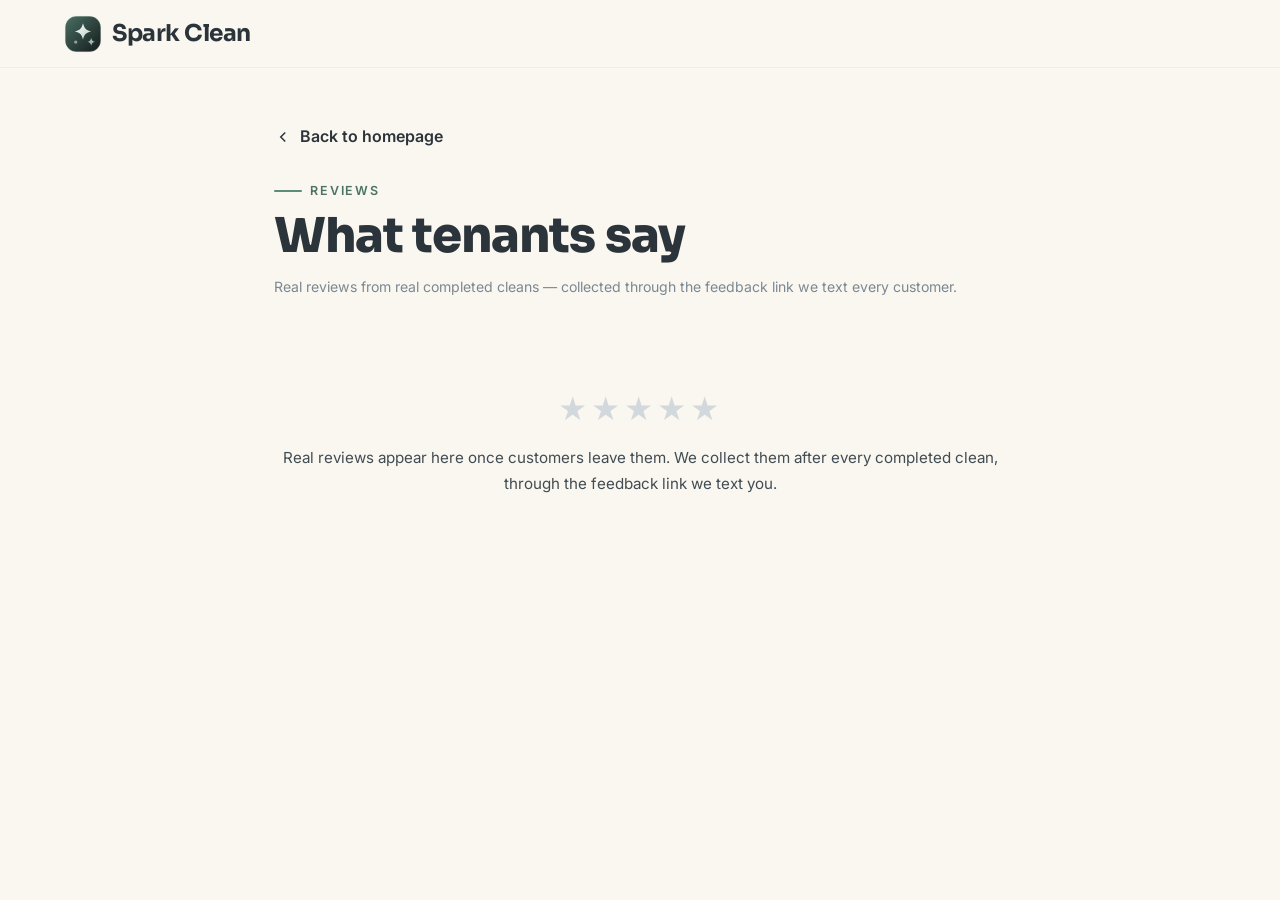
<file: reviews.html>
<!DOCTYPE html>
<html lang="en-AU">
<head>
<meta charset="UTF-8">
<meta name="viewport" content="width=device-width, initial-scale=1.0, viewport-fit=cover">
<link rel="icon" href="favicon.svg" type="image/svg+xml">
<title>Reviews — Spark Clean</title>
<meta name="description" content="Real reviews from Spark Clean customers in Melbourne — end of lease and office cleaning.">
<link href="https://fonts.googleapis.com/css2?family=Sora:wght@600;700;800&family=Inter:wght@400;500;600;700&display=swap" rel="stylesheet">
<link rel="stylesheet" href="css/style.css">
<script>document.documentElement.classList.add('js-ready');</script>
</head>
<body>

<header class="site-header">
  <div class="container">
    <a href="index.html" class="logo">
      <svg class="logo-mark" viewBox="0 0 44 44" fill="none" aria-hidden="true">
        <defs>
          <linearGradient id="scTile" x1="0" y1="0" x2="44" y2="44" gradientUnits="userSpaceOnUse">
            <stop stop-color="#4C7365"/><stop offset="1" stop-color="#12171A"/>
          </linearGradient>
          <linearGradient id="scSpark" x1="12" y1="8" x2="34" y2="34" gradientUnits="userSpaceOnUse">
            <stop stop-color="#FFFFFF"/><stop offset="1" stop-color="#AEC6BB"/>
          </linearGradient>
        </defs>
        <rect x="1.5" y="1.5" width="41" height="41" rx="13" fill="url(#scTile)"/>
        <rect x="1.5" y="1.5" width="41" height="41" rx="13" stroke="#AEC6BB" stroke-opacity=".28" stroke-width="1"/>
        <path d="M22 9.5c1.6 6.2 3.3 7.9 9.5 9.5-6.2 1.6-7.9 3.3-9.5 9.5-1.6-6.2-3.3-7.9-9.5-9.5 6.2-1.6 7.9-3.3 9.5-9.5Z" fill="url(#scSpark)"/>
        <path d="M31.5 26.5c.8 3 1.6 3.8 4.6 4.6-3 .8-3.8 1.6-4.6 4.6-.8-3-1.6-3.8-4.6-4.6 3-.8 3.8-1.6 4.6-4.6Z" fill="#AEC6BB" fill-opacity=".92"/>
        <circle cx="13.6" cy="31.4" r="1.9" fill="#AEC6BB" fill-opacity=".75"/>
      </svg>
      <span>Spark Clean</span>
    </a>
  </div>
</header>

<main class="legal-wrap">
  <a href="index.html" class="back-link">
    <svg viewBox="0 0 24 24" fill="none" stroke="currentColor" stroke-width="2" aria-hidden="true"><path d="M15 18l-6-6 6-6"/></svg>
    Back to homepage
  </a>

  <span class="eyebrow">Reviews</span>
  <h1 style="margin-top:10px">What tenants say</h1>
  <p class="updated">Real reviews from real completed cleans — collected through the feedback link we text every customer.</p>

  <div class="reviews-empty" id="reviewsEmpty">
    <div class="stars-empty">★★★★★</div>
    <p>Real reviews appear here once customers leave them. We collect them after every completed clean, through the feedback link we text you.</p>
  </div>
  <div id="allReviewsMount" hidden></div>
</main>

<script src="js/config.js"></script>
<script src="js/reviews.js"></script>
</body>
</html>
</file>
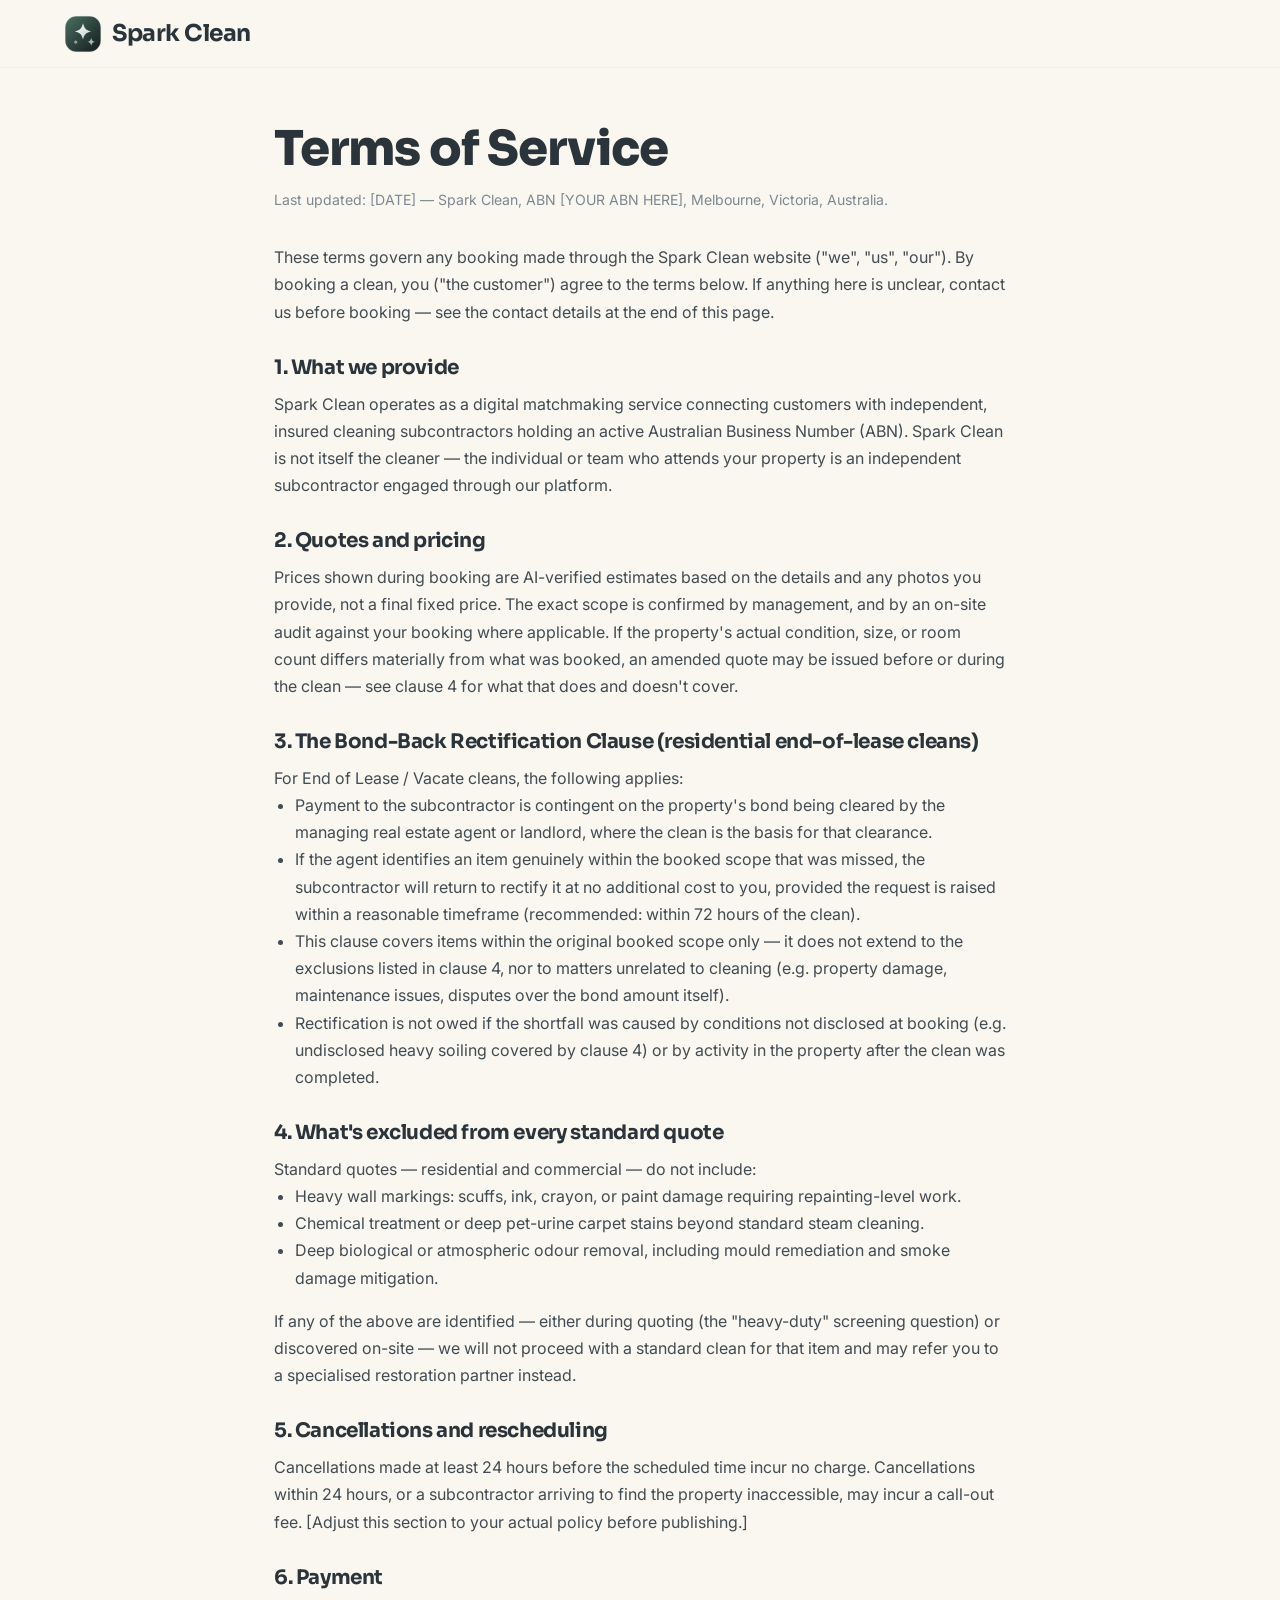
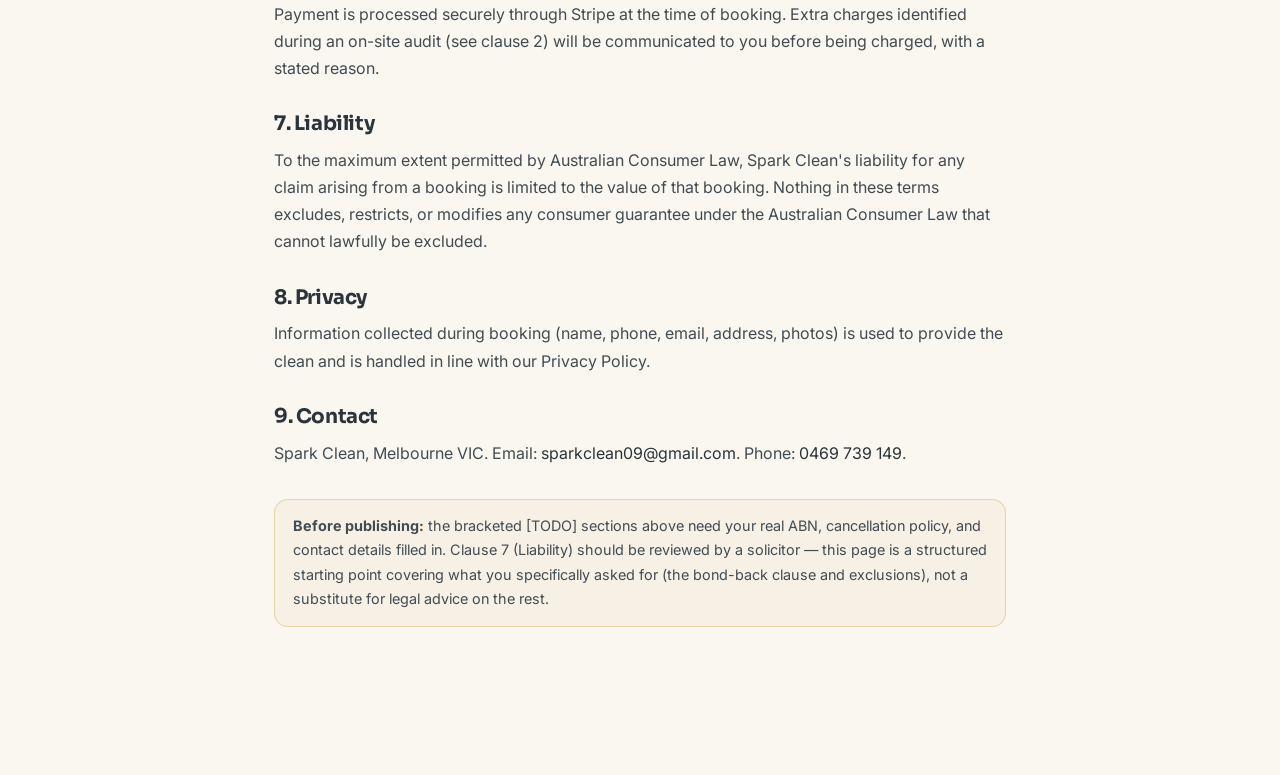
<file: terms.html>
<!DOCTYPE html>
<html lang="en-AU">
<head>
<meta charset="UTF-8">
<meta name="viewport" content="width=device-width, initial-scale=1.0, viewport-fit=cover">
<link rel="icon" href="favicon.svg" type="image/svg+xml">
<title>Terms of Service — Spark Clean</title>
<link href="https://fonts.googleapis.com/css2?family=Sora:wght@600;700;800&family=Inter:wght@400;500;600;700&display=swap" rel="stylesheet">
<link rel="stylesheet" href="css/style.css">
<script>document.documentElement.classList.add('js-ready');</script>
</head>
<body>

<header class="site-header">
  <div class="container">
    <a href="index.html" class="logo">
      <svg class="logo-mark" viewBox="0 0 44 44" fill="none" aria-hidden="true">
        <defs>
          <linearGradient id="scTile" x1="0" y1="0" x2="44" y2="44" gradientUnits="userSpaceOnUse">
            <stop stop-color="#4C7365"/><stop offset="1" stop-color="#12171A"/>
          </linearGradient>
          <linearGradient id="scSpark" x1="12" y1="8" x2="34" y2="34" gradientUnits="userSpaceOnUse">
            <stop stop-color="#FFFFFF"/><stop offset="1" stop-color="#AEC6BB"/>
          </linearGradient>
        </defs>
        <rect x="1.5" y="1.5" width="41" height="41" rx="13" fill="url(#scTile)"/>
        <rect x="1.5" y="1.5" width="41" height="41" rx="13" stroke="#AEC6BB" stroke-opacity=".28" stroke-width="1"/>
        <path d="M22 9.5c1.6 6.2 3.3 7.9 9.5 9.5-6.2 1.6-7.9 3.3-9.5 9.5-1.6-6.2-3.3-7.9-9.5-9.5 6.2-1.6 7.9-3.3 9.5-9.5Z" fill="url(#scSpark)"/>
        <path d="M31.5 26.5c.8 3 1.6 3.8 4.6 4.6-3 .8-3.8 1.6-4.6 4.6-.8-3-1.6-3.8-4.6-4.6 3-.8 3.8-1.6 4.6-4.6Z" fill="#AEC6BB" fill-opacity=".92"/>
        <circle cx="13.6" cy="31.4" r="1.9" fill="#AEC6BB" fill-opacity=".75"/>
      </svg>
      <span>Spark Clean</span>
    </a>
  </div>
</header>

<main class="legal-wrap">
  <h1>Terms of Service</h1>
  <p class="updated">
    <!-- TODO: keep this date updated whenever the terms change -->
    Last updated: [DATE] — Spark Clean, ABN [YOUR ABN HERE], Melbourne, Victoria, Australia.
  </p>

  <p>
    These terms govern any booking made through the Spark Clean website
    ("we", "us", "our"). By booking a clean, you ("the customer") agree to
    the terms below. If anything here is unclear, contact us before booking
    — see the contact details at the end of this page.
  </p>

  <h2>1. What we provide</h2>
  <p>
    Spark Clean operates as a digital matchmaking service connecting
    customers with independent, insured cleaning subcontractors holding an
    active Australian Business Number (ABN). Spark Clean is not itself the
    cleaner — the individual or team who attends your property is an
    independent subcontractor engaged through our platform.
  </p>

  <h2>2. Quotes and pricing</h2>
  <p>
    Prices shown during booking are AI-verified estimates based on the
    details and any photos you provide, not a final fixed price. The exact
    scope is confirmed by management, and by an on-site audit against your
    booking where applicable. If the property's actual condition, size, or
    room count differs materially from what was booked, an amended
    quote may be issued before or during the clean — see clause 4 for what
    that does and doesn't cover.
  </p>

  <h2>3. The Bond-Back Rectification Clause (residential end-of-lease cleans)</h2>
  <p>
    For End of Lease / Vacate cleans, the following applies:
  </p>
  <ul>
    <li>Payment to the subcontractor is contingent on the property's bond
        being cleared by the managing real estate agent or landlord, where
        the clean is the basis for that clearance.</li>
    <li>If the agent identifies an item genuinely within the booked scope
        that was missed, the subcontractor will return to rectify it at no
        additional cost to you, provided the request is raised within a
        reasonable timeframe (recommended: within 72 hours of the clean).</li>
    <li>This clause covers items within the original booked scope only —
        it does not extend to the exclusions listed in clause 4, nor to
        matters unrelated to cleaning (e.g. property damage, maintenance
        issues, disputes over the bond amount itself).</li>
    <li>Rectification is not owed if the shortfall was caused by conditions
        not disclosed at booking (e.g. undisclosed heavy soiling covered by
        clause 4) or by activity in the property after the clean was
        completed.</li>
  </ul>

  <h2>4. What's excluded from every standard quote</h2>
  <p>
    Standard quotes — residential and commercial — do not include:
  </p>
  <ul>
    <li>Heavy wall markings: scuffs, ink, crayon, or paint damage requiring
        repainting-level work.</li>
    <li>Chemical treatment or deep pet-urine carpet stains beyond standard
        steam cleaning.</li>
    <li>Deep biological or atmospheric odour removal, including mould
        remediation and smoke damage mitigation.</li>
  </ul>
  <p>
    If any of the above are identified — either during quoting (the
    "heavy-duty" screening question) or discovered on-site — we will not
    proceed with a standard clean for that item and may refer you to a
    specialised restoration partner instead.
  </p>

  <h2>5. Cancellations and rescheduling</h2>
  <p>
    <!-- TODO: fill in your actual policy, e.g.: -->
    Cancellations made at least 24 hours before the scheduled time incur no
    charge. Cancellations within 24 hours, or a subcontractor arriving to
    find the property inaccessible, may incur a call-out fee. [Adjust this
    section to your actual policy before publishing.]
  </p>

  <h2>6. Payment</h2>
  <p>
    Payment is processed securely through Stripe at the time of booking.
    Extra charges identified during an on-site audit (see clause 2) will be
    communicated to you before being charged, with a stated reason.
  </p>

  <h2>7. Liability</h2>
  <p>
    <!-- TODO: have this clause reviewed by a solicitor before publishing —
         liability limitation clauses have specific legal requirements in
         Australia and this placeholder is not a substitute for legal advice. -->
    To the maximum extent permitted by Australian Consumer Law, Spark
    Clean's liability for any claim arising from a booking is limited to
    the value of that booking. Nothing in these terms excludes,
    restricts, or modifies any consumer guarantee under the Australian
    Consumer Law that cannot lawfully be excluded.
  </p>

  <h2>8. Privacy</h2>
  <p>
    Information collected during booking (name, phone, email, address,
    photos) is used to provide the clean and is handled in line with our
    Privacy Policy. <!-- TODO: link an actual privacy policy page once written --></p>

  <h2>9. Contact</h2>
  <p>
    Spark Clean, Melbourne VIC. Email:
    <a href="mailto:sparkclean09@gmail.com">sparkclean09@gmail.com</a>.
    Phone: <a href="tel:+61469739149">0469 739 149</a>.
  </p>

  <p class="notice notice-warn" style="margin-top:2rem;">
    <strong>Before publishing:</strong> the bracketed [TODO] sections above
    need your real ABN, cancellation policy, and contact details filled in.
    Clause 7 (Liability) should be reviewed by a solicitor — this page is a
    structured starting point covering what you specifically asked for
    (the bond-back clause and exclusions), not a substitute for legal
    advice on the rest.
  </p>
</main>

</body>
</html>
</file>
<file: css/style.css>
/* =========================================================
   SPARK CLEAN — Design System
   Premium, restrained, editorial. Deep navy/charcoal carries
   text and dark sections; cream is the page ground; one muted
   sage accent covers every button, link and highlight — it is
   the only colour in the system, so it is never diluted by a
   second competing hue.
========================================================= */

*, *::before, *::after { margin:0; padding:0; box-sizing:border-box; }

:root{
  /* Single accent hue, light → dark. Aliased below into --mint-* and
     --orange-* so every existing rule that reaches for either still
     resolves to this one restrained colour. */
  --accent-700:#3c5c50; --accent-600:#4c7365; --accent-500:#5d8a79;
  --accent-400:#84a897; --accent-300:#aec6bb; --accent-200:#d7e5df;
  --accent-100:#e9f1ed; --accent-50:#f4f8f6;

  --teal-900:#12171a; --teal-800:#1c2327; --teal-700:#2b343a;
  --teal-600:#414c53; --teal-500:#5c6870; --teal-400:#7c8891;
  --mint-600:var(--accent-600); --mint-500:var(--accent-500); --mint-400:var(--accent-400);
  --mint-300:var(--accent-300); --mint-200:var(--accent-200); --mint-100:var(--accent-100); --mint-50:var(--accent-50);
  --orange-600:var(--accent-600); --orange-500:var(--accent-500); --orange-400:var(--accent-400);
  --warn-500:#c99a3e; --err-500:#b3483c; --succ-500:var(--accent-600);
  --ink-900:#12171a; --ink-800:#1c2327; --ink-700:#2b343a; --ink-600:#414c53;
  --ink-500:#5c6870; --ink-400:#7c8891; --ink-300:#a3adb3; --ink-200:#d2d8db; --ink-100:#eceff0;
  --white:#fff; --bg-cream:#faf7f0;

  --font-display:'Sora','Inter',system-ui,sans-serif;
  --font-body:'Inter',system-ui,-apple-system,'Segoe UI',sans-serif;

  --sp-1:4px; --sp-2:8px; --sp-3:12px; --sp-4:16px; --sp-5:24px;
  --sp-6:32px; --sp-7:56px; --sp-8:80px; --sp-9:132px;
  --r-sm:10px; --r-md:14px; --r-lg:24px; --r-xl:32px; --r-full:999px;
  --sh-sm:0 2px 10px rgba(18,23,26,.05);
  --sh-md:0 14px 36px rgba(18,23,26,.08);
  --sh-lg:0 28px 74px rgba(18,23,26,.12);
  --sh-glow:0 0 44px rgba(93,138,121,.22);
  --container:1200px; --header-h:68px;
}

html{ font-size:16px; scroll-behavior:smooth; -webkit-text-size-adjust:100%; }
@media (prefers-reduced-motion: reduce){ html{ scroll-behavior:auto; } }

body{
  font-family:var(--font-body); font-size:1rem; line-height:1.6;
  color:var(--ink-700); background:var(--bg-cream);
  overflow-x:hidden; -webkit-font-smoothing:antialiased;
}
img{ max-width:100%; display:block; }
a{ color:var(--teal-700); text-decoration:none; transition:color .25s ease; }
a:hover{ color:var(--mint-600); }
[hidden]{ display:none !important; }
:focus-visible{ outline:3px solid var(--mint-500); outline-offset:3px; border-radius:4px; }

h1,h2,h3,h4{
  font-family:var(--font-display); font-weight:700;
  color:var(--teal-700); letter-spacing:-.02em; line-height:1.04;
  text-wrap:balance;
}
h1{ font-size:clamp(2.7rem,6.6vw,5.2rem); font-weight:800; }
h2{ font-size:clamp(2.1rem,4.8vw,3.6rem); }
h3{ font-size:clamp(1.3rem,2.7vw,2rem); }
h4{ font-size:clamp(1.05rem,2.2vw,1.4rem); }
p{ line-height:1.65; }

.eyebrow{
  font-family:var(--font-body); font-weight:600; font-size:.78rem;
  letter-spacing:.15em; text-transform:uppercase; color:var(--mint-600);
  display:inline-flex; align-items:center; gap:8px;
}
.eyebrow::before{
  content:''; width:28px; height:2px; background:var(--mint-500); border-radius:2px;
}

.container{ width:100%; max-width:var(--container); margin:0 auto; padding:0 var(--sp-5); }
.section{ padding:var(--sp-9) 0; }
.section-tight{ padding:var(--sp-8) 0; }
.section-header{ max-width:660px; margin-bottom:var(--sp-7); }
.section-header.center{ margin-left:auto; margin-right:auto; text-align:center; }
.text-center{ text-align:center; }
.sr-only{ position:absolute; width:1px; height:1px; padding:0; margin:-1px; overflow:hidden; clip:rect(0,0,0,0); border:0; }

/* ---------- BUTTONS ---------- */
.btn{
  display:inline-flex; align-items:center; justify-content:center; gap:8px;
  font-family:var(--font-body); font-weight:600; font-size:1rem; line-height:1;
  padding:14px 28px; border:none; border-radius:var(--r-lg);
  cursor:pointer; text-decoration:none; white-space:nowrap;
  transition:transform .2s cubic-bezier(.22,1,.36,1), box-shadow .3s ease, background .25s ease, color .25s ease, border-color .25s ease;
}
.btn:active{ transform:scale(.98); }
.btn:disabled,.btn.is-disabled{ opacity:.45; cursor:not-allowed; }
.btn:disabled:active{ transform:none; }
.btn-primary{ background:var(--accent-600); color:#fff; box-shadow:0 10px 26px rgba(76,115,101,.24); }
.btn-primary:hover:not(:disabled){ background:var(--accent-700); color:#fff; box-shadow:0 14px 34px rgba(76,115,101,.3); transform:translateY(-2px); }
.btn-primary:active:not(:disabled){ transform:translateY(0) scale(.98); }
.btn-mint{ background:var(--accent-500); color:#fff; box-shadow:0 10px 26px rgba(93,138,121,.22); }
.btn-mint:hover:not(:disabled){ background:var(--accent-600); color:#fff; box-shadow:0 14px 34px rgba(93,138,121,.28); transform:translateY(-2px); }
.btn-mint:active:not(:disabled){ transform:translateY(0) scale(.98); }
.btn-ghost{ background:transparent; color:var(--teal-700); border:1px solid var(--ink-200); }
.btn-ghost:hover:not(:disabled){ border-color:var(--mint-500); color:var(--mint-600); background:var(--mint-50); }
.btn-lg{ padding:18px 40px; font-size:1.1rem; }
.btn-sm{ padding:12px 20px; font-size:.9rem; }
.btn-block{ width:100%; }

/* ---------- HEADER ---------- */
.site-header{
  position:sticky; top:0; z-index:1000; height:var(--header-h);
  display:flex; align-items:center;
  background:rgba(250,247,240,.86);
  backdrop-filter:saturate(160%) blur(14px);
  -webkit-backdrop-filter:saturate(160%) blur(14px);
  border-bottom:1px solid var(--ink-100);
}
.site-header .container{ display:flex; align-items:center; justify-content:space-between; gap:var(--sp-4); }
.logo{
  display:flex; align-items:center; gap:10px;
  font-family:var(--font-display); font-weight:700; font-size:1.45rem;
  color:var(--teal-700); letter-spacing:-.02em; white-space:nowrap;
}
.logo:hover{ color:var(--teal-700); }
.logo-mark{ width:38px; height:38px; flex-shrink:0; }
.nav-links{ display:flex; align-items:center; gap:var(--sp-5); list-style:none; }
.nav-links a{ color:var(--ink-600); font-weight:500; font-size:.95rem; position:relative; padding:4px 0; }
.nav-links a::after{
  content:''; position:absolute; bottom:0; left:0; width:0; height:2px;
  background:var(--mint-500); border-radius:2px; transition:width .3s ease;
}
.nav-links a:hover{ color:var(--teal-700); }
.nav-links a:hover::after{ width:100%; }
.header-actions{ display:flex; align-items:center; gap:var(--sp-3); }
.menu-toggle{ display:none; background:none; border:none; cursor:pointer; padding:8px; }
.menu-toggle span{ display:block; width:24px; height:2px; background:var(--teal-700); border-radius:2px; margin:5px 0; }
@media (max-width:820px){
  .nav-links{
    display:none; position:absolute; top:var(--header-h); left:0; right:0;
    background:#fff; flex-direction:column; padding:var(--sp-4) var(--sp-5);
    border-bottom:1px solid var(--ink-100); box-shadow:var(--sh-md);
  }
  .nav-links.is-open{ display:flex; }
  .nav-links a{ padding:12px 0; }
  .menu-toggle{ display:block; }
}
@media (max-width:520px){ .logo{ font-size:1.15rem; } .logo-mark{ width:32px; height:32px; } }

/* ---------- FORM CONTROLS ---------- */
.field{ margin-bottom:var(--sp-5); }
.field-label{ display:block; font-weight:600; font-size:.9rem; color:var(--ink-700); margin-bottom:var(--sp-2); }
.field-hint{ font-size:.82rem; color:var(--ink-400); margin-top:6px; }
.field-error{ display:block; font-size:.84rem; color:var(--err-500); margin-top:6px; font-weight:500; }
.input, select.input, textarea.input{
  width:100%; padding:14px 16px; border:1px solid var(--ink-200);
  border-radius:var(--r-md); font-size:1rem; font-family:var(--font-body);
  color:var(--ink-800); background:#fff;
  transition:border-color .2s, box-shadow .2s;
}
.input:hover:not(:focus):not(:disabled),
select.input:hover:not(:focus):not(:disabled),
textarea.input:hover:not(:focus):not(:disabled){ border-color:var(--mint-300); }
.input:focus, select.input:focus, textarea.input:focus{
  outline:none; border-color:var(--mint-500); box-shadow:0 0 0 3px rgba(93,138,121,.14);
}
.input::placeholder{ color:var(--ink-300); }
textarea.input{ resize:vertical; min-height:90px; }
select.input{
  appearance:none; -webkit-appearance:none;
  background-image:url("data:image/svg+xml;charset=utf-8,%3Csvg xmlns='http://www.w3.org/2000/svg' width='12' height='8' viewBox='0 0 12 8'%3E%3Cpath d='M1 1l5 5 5-5' stroke='%235a7570' stroke-width='1.8' fill='none' stroke-linecap='round'/%3E%3C/svg%3E");
  background-repeat:no-repeat; background-position:right 16px center; padding-right:42px;
}
.grid-2{ display:grid; grid-template-columns:1fr 1fr; gap:0 var(--sp-4); }
@media (max-width:560px){ .grid-2{ grid-template-columns:1fr; } }

.toggle-group{ display:flex; gap:var(--sp-3); flex-wrap:wrap; }
.toggle-btn{
  flex:1; min-width:180px; padding:var(--sp-5);
  border:1px solid var(--ink-200); border-radius:var(--r-lg);
  background:#fff; cursor:pointer; text-align:left; font-family:inherit;
  transition:all .25s ease;
}
.toggle-btn:hover{ border-color:var(--mint-300); }
.toggle-btn.is-active{ border-color:var(--mint-500); background:var(--mint-50); box-shadow:0 0 0 3px rgba(93,138,121,.1); }
.toggle-btn h4{ margin-bottom:4px; }
.toggle-btn p{ font-size:.85rem; color:var(--ink-500); }
.toggle-btn.is-active h4{ color:var(--mint-600); }

.yesno-group{ display:flex; gap:var(--sp-3); flex-wrap:wrap; }
.yesno-btn{
  flex:1; min-width:150px; max-width:240px; padding:var(--sp-4) var(--sp-5);
  border:1px solid var(--ink-200); border-radius:var(--r-md); background:#fff;
  cursor:pointer; font-weight:600; font-size:1rem; font-family:inherit;
  color:var(--ink-600); transition:all .25s ease;
}
.yesno-btn:hover{ border-color:var(--mint-300); }
.yesno-btn[aria-pressed="true"]{ border-color:var(--mint-500); background:var(--mint-50); color:var(--mint-600); }

.stepper-row{
  display:flex; align-items:center; justify-content:space-between;
  gap:var(--sp-4); padding:var(--sp-3) 0; border-bottom:1px solid var(--ink-100);
}
.stepper-row:last-child{ border-bottom:none; }
.stepper-label{ display:flex; flex-direction:column; gap:2px; font-weight:500; color:var(--ink-700); }
.stepper-hint{ font-size:.78rem; font-weight:400; color:var(--ink-400); }
.stepper-control{
  display:flex; align-items:center; border:1px solid var(--ink-200);
  border-radius:var(--r-full); overflow:hidden; background:#fff;
}
.stepper-control:focus-within{ border-color:var(--mint-500); box-shadow:0 0 0 3px rgba(93,138,121,.12); }
.stepper-btn{
  width:42px; height:42px; border:none; background:transparent;
  font-size:1.3rem; color:var(--teal-700); cursor:pointer; font-family:inherit;
  transition:background .15s;
}
.stepper-btn:hover{ background:var(--mint-50); }
.stepper-control input[type="number"]{
  width:48px; height:42px; border:none; text-align:center;
  font-size:1.1rem; font-weight:700; color:var(--teal-700);
  background:transparent; -moz-appearance:textfield; font-family:inherit;
}
.stepper-control input[type="number"]::-webkit-outer-spin-button,
.stepper-control input[type="number"]::-webkit-inner-spin-button{ -webkit-appearance:none; margin:0; }
.stepper-control input[type="number"]:focus{ outline:none; }

.check-row{
  display:flex; align-items:center; gap:var(--sp-3);
  padding:var(--sp-3); margin:0 calc(var(--sp-3) * -1); border-radius:var(--r-md);
  cursor:pointer; transition:background .18s ease;
}
.check-row:hover{ background:var(--mint-50); }
.check-row input[type="checkbox"]{ width:22px; height:22px; accent-color:var(--mint-500); cursor:pointer; flex-shrink:0; transition:transform .15s ease; }
.check-row:hover input[type="checkbox"]{ transform:scale(1.08); }
.check-row span{ font-weight:500; color:var(--ink-700); }
.check-row .check-price{ margin-left:auto; font-weight:700; color:var(--mint-600); white-space:nowrap; }

.range-row{ display:flex; align-items:center; gap:var(--sp-4); }
.range-row input[type="range"]{ flex:1; accent-color:var(--mint-500); height:6px; }
.range-value{
  font-family:var(--font-display); font-size:1.4rem; font-weight:700;
  color:var(--teal-700); min-width:90px; text-align:right;
}

.pill{
  display:inline-flex; align-items:center; gap:6px; padding:6px 14px;
  border-radius:var(--r-full); font-size:.82rem; font-weight:600;
  background:var(--mint-50); color:var(--teal-700); border:1px solid var(--mint-200);
}

/* ---------- NOTICES ---------- */
.notice{ padding:14px 18px; border-radius:var(--r-md); font-size:.9rem; line-height:1.55; margin:var(--sp-4) 0; }
.notice-info{ background:var(--mint-50); border:1px solid var(--mint-200); color:var(--accent-700); }
.notice-warn{ background:#f6f1e4; border:1px solid rgba(201,154,62,.35); color:#7a5c22; }
.notice-danger{ background:#f7eae8; border:1px solid rgba(179,72,60,.3); color:#7a3128; }

/* ---------- FOOTER ---------- */
.site-footer{ background:var(--ink-900); color:var(--ink-300); padding:var(--sp-7) 0 var(--sp-5); }
.footer-grid{ display:grid; grid-template-columns:1.6fr 1fr 1fr 1fr; gap:var(--sp-5); margin-bottom:var(--sp-6); }
.footer-col h5{
  font-family:var(--font-body); font-weight:600; font-size:.82rem;
  text-transform:uppercase; letter-spacing:.1em; color:#fff; margin-bottom:var(--sp-3);
}
.footer-col ul{ list-style:none; display:flex; flex-direction:column; gap:8px; }
.footer-col a{ color:var(--ink-300); font-size:.9rem; }
.footer-col a:hover{ color:var(--mint-400); }
.footer-brand .logo{ color:#fff; margin-bottom:var(--sp-3); }
.footer-brand p{ font-size:.9rem; max-width:300px; }
.footer-bottom{
  border-top:1px solid rgba(255,255,255,.08); padding-top:var(--sp-4);
  display:flex; justify-content:space-between; flex-wrap:wrap; gap:var(--sp-2); font-size:.82rem;
}
@media (max-width:768px){ .footer-grid{ grid-template-columns:1fr 1fr; } .footer-brand{ grid-column:1/-1; } }
@media (max-width:480px){ .footer-grid{ grid-template-columns:1fr; } }

/* =========================================================
   MARKETING PAGE
========================================================= */
.trust-strip{ background:var(--teal-700); color:#fff; padding:var(--sp-5) 0; }
.trust-strip .container{ display:flex; justify-content:space-around; align-items:center; flex-wrap:wrap; gap:var(--sp-4); }
.trust-item{ display:flex; align-items:center; gap:10px; font-weight:500; }
.trust-item svg{ width:24px; height:24px; color:var(--mint-400); flex-shrink:0; }

.services-grid{ display:grid; grid-template-columns:repeat(3,1fr); gap:var(--sp-5); }
/* Three across on desktop; two would leave a lone card stranded on its own
   row at tablet width, so it drops straight to one column there. */
@media (max-width:980px){ .services-grid{ grid-template-columns:1fr; max-width:560px; margin-inline:auto; } }

.eco-grid{ display:grid; grid-template-columns:repeat(4,1fr); gap:var(--sp-5); }
@media (max-width:900px){ .eco-grid{ grid-template-columns:repeat(2,1fr); } }
@media (max-width:480px){ .eco-grid{ grid-template-columns:1fr; } }
.service-card{
  background:#fff; border:1px solid var(--ink-100); border-radius:var(--r-lg);
  padding:var(--sp-6); display:flex; flex-direction:column; color:inherit;
  transition:transform .35s ease, box-shadow .35s ease, border-color .35s ease;
}
.service-card:hover{ transform:translateY(-8px); box-shadow:var(--sh-glow),var(--sh-md); border-color:var(--mint-300); color:inherit; }
.service-card-icon{
  width:56px; height:56px; border-radius:var(--r-md); background:var(--mint-100);
  display:flex; align-items:center; justify-content:center; margin-bottom:var(--sp-4); color:var(--teal-700);
}
.service-card h3{ margin-bottom:var(--sp-2); }
.service-card p{ color:var(--ink-500); font-size:.95rem; margin-bottom:var(--sp-4); flex-grow:1; }
.link-arrow{ font-weight:600; color:var(--mint-600); font-size:.9rem; }

.feature-band{ display:flex; align-items:center; gap:var(--sp-7); padding:var(--sp-7) 0; }
.feature-band.reverse{ flex-direction:row-reverse; }
.feature-band-image{
  flex:1; border-radius:var(--r-lg); overflow:hidden; aspect-ratio:4/3;
  position:relative; background:var(--ink-100);
}
/* Overscanned 6% beyond the frame so js/parallax.js can translate it a
   few px on scroll without ever exposing an edge; --py (parallax) and
   --imgscale (hover) compose into one transform so neither clobbers
   the other. */
.feature-band-image img,
.feature-band-image video{
  position:absolute; inset:-6%; width:112%; height:112%; object-fit:cover;
  transform:translate3d(0, var(--py,0px), 0) scale(var(--imgscale,1));
  transition:transform .5s ease;
}
.feature-band:hover .feature-band-image img,
.feature-band:hover .feature-band-image video{ --imgscale:1.06; }
/* The video sits above the photo once playing; the photo stays underneath
   as the instant fallback for reduced-motion/narrow/failed-load cases. */
.feature-band-image video{ z-index:1; }
.feature-band-image video[hidden]{ display:none; }
.image-placeholder{
  position:absolute; inset:0; display:flex; flex-direction:column; gap:6px;
  align-items:center; justify-content:center; text-align:center; padding:var(--sp-4);
  background:linear-gradient(135deg,var(--mint-100),var(--mint-200));
  color:var(--teal-700); font-family:var(--font-display); font-size:1.3rem;
}
.image-placeholder small{ font-family:var(--font-body); font-size:.78rem; color:var(--ink-500); font-weight:400; }
.feature-band-content{ flex:1; max-width:500px; }
.feature-band-content .eyebrow{ margin-bottom:var(--sp-3); }
.feature-band-content h3{ margin-bottom:var(--sp-3); }
.feature-band-content p{ color:var(--ink-600); margin-bottom:var(--sp-3); }
.feature-list{ list-style:none; display:flex; flex-direction:column; gap:10px; }
.feature-list li{ display:flex; align-items:flex-start; gap:10px; color:var(--ink-600); font-size:.95rem; }
.feature-list svg{ width:20px; height:20px; color:var(--mint-500); flex-shrink:0; margin-top:2px; }
@media (max-width:860px){
  .feature-band,.feature-band.reverse{ flex-direction:column; gap:var(--sp-4); }
  .feature-band-content{ max-width:100%; }
}
.band-tag{
  position:absolute; left:14px; bottom:14px; z-index:2;
  background:rgba(255,255,255,.94); border:1px solid var(--ink-100);
  border-radius:var(--r-full); padding:6px 14px; font-size:.78rem;
  font-weight:600; color:var(--teal-700);
}

.howitworks{ background:var(--mint-50); }
.steps-grid{ display:grid; grid-template-columns:repeat(5,1fr); gap:var(--sp-5); list-style:none; }
.step-card{ padding:var(--sp-6) var(--sp-4); background:#fff; border-radius:var(--r-lg); border:1px solid var(--ink-100); }
.step-num{ font-family:var(--font-display); font-size:3rem; font-weight:700; color:var(--mint-200); line-height:1; margin-bottom:var(--sp-3); }
.step-card h4{ margin-bottom:var(--sp-2); }
.step-card p{ font-size:.9rem; color:var(--ink-500); }
@media (max-width:1100px){ .steps-grid{ grid-template-columns:repeat(3,1fr); } }
@media (max-width:640px){ .steps-grid{ grid-template-columns:repeat(2,1fr); } }
@media (max-width:420px){ .steps-grid{ grid-template-columns:1fr; } }

.guarantee{ background:var(--teal-900); color:var(--mint-100); }
.guarantee .eyebrow{ color:var(--mint-400); }
.guarantee .eyebrow::before{ background:var(--mint-400); }
.guarantee h2{ color:#fff; }
.guarantee-content{ display:grid; grid-template-columns:1.25fr 1fr; gap:var(--sp-7); align-items:start; }
.guarantee-body p{ color:rgba(255,255,255,.78); margin-bottom:var(--sp-3); }
.guarantee-badge{
  position:relative; overflow:hidden; min-height:260px;
  display:flex; flex-direction:column; align-items:center; justify-content:center;
  text-align:center; padding:var(--sp-7); border-radius:var(--r-xl);
  border:1px solid rgba(93,138,121,.3);
}
.guarantee-badge-photo{
  position:absolute; inset:-6%; width:112%; height:112%; object-fit:cover; z-index:0;
}
.guarantee-badge-overlay{
  position:absolute; inset:0; z-index:1; pointer-events:none;
  background:linear-gradient(185deg, rgba(13,18,21,.5) 0%, rgba(13,18,21,.82) 100%);
}
.guarantee-badge-num,.guarantee-badge-label{ position:relative; z-index:2; }
.guarantee-badge-num{ font-family:var(--font-display); font-size:5rem; font-weight:700; color:#fff; line-height:1; text-shadow:0 2px 20px rgba(0,0,0,.4); }
.guarantee-badge-label{ font-size:.88rem; text-transform:uppercase; letter-spacing:.12em; color:var(--accent-300); margin-top:var(--sp-2); }
.exclusions{ margin-top:var(--sp-5); padding:var(--sp-5); border-radius:var(--r-md); background:rgba(255,255,255,.05); border:1px solid rgba(255,255,255,.1); }
.exclusions h4{ color:#fff; margin-bottom:var(--sp-3); }
.exclusions ul{ list-style:none; display:flex; flex-direction:column; gap:8px; }
.exclusions li{ color:rgba(255,255,255,.65); font-size:.88rem; padding-left:20px; position:relative; }
.exclusions li::before{ content:'—'; position:absolute; left:0; color:var(--mint-400); }
@media (max-width:860px){ .guarantee-content{ grid-template-columns:1fr; } }

.pricing-table-wrap{ overflow-x:auto; border-radius:var(--r-lg); border:1px solid var(--ink-100); box-shadow:var(--sh-sm); }
.pricing-table{ width:100%; border-collapse:collapse; min-width:460px; }
.pricing-table th,.pricing-table td{ padding:var(--sp-4) var(--sp-5); text-align:left; border-bottom:1px solid var(--ink-100); }
.pricing-table thead th{ background:var(--teal-700); color:#fff; font-family:var(--font-display); font-weight:600; font-size:1.05rem; }
.pricing-table tbody tr{ transition:background .2s ease; }
.pricing-table tbody tr:hover{ background:var(--mint-50); }
.pricing-table td{ font-size:1.02rem; font-weight:500; color:var(--ink-700); }
.pricing-table .price-gst{ color:var(--mint-600); font-weight:700; }
.addon-chips{ display:flex; flex-wrap:wrap; gap:10px; margin-top:var(--sp-5); }
.chip{
  display:inline-flex; align-items:center; gap:6px; padding:8px 16px;
  border-radius:var(--r-full); background:var(--mint-50); border:1px solid var(--mint-200);
  font-size:.88rem; font-weight:500; color:var(--teal-700);
}
.chip strong{ color:var(--mint-600); font-weight:700; }

.reviews{ background:var(--mint-50); }
.reviews-empty{ text-align:center; padding:var(--sp-7) 0; color:var(--ink-400); font-size:.95rem; }
.stars-empty{ font-size:1.8rem; color:var(--ink-200); letter-spacing:4px; margin-bottom:var(--sp-3); }

.review-grid{ display:grid; grid-template-columns:repeat(3,1fr); gap:var(--sp-5); }
@media (max-width:860px){ .review-grid{ grid-template-columns:1fr; } }
.review-card{
  background:#fff; border:1px solid var(--ink-100); border-radius:var(--r-lg);
  padding:var(--sp-6); display:flex; flex-direction:column; gap:var(--sp-3);
}
.review-card .stars{ color:var(--warn-500); font-size:1.1rem; letter-spacing:2px; }
.review-card .stars .is-off{ color:var(--ink-200); }
.review-card p{ color:var(--ink-600); font-size:.95rem; flex-grow:1; }
.review-card .review-meta{ display:flex; justify-content:space-between; align-items:baseline; gap:var(--sp-3); }
.review-card .review-name{ font-weight:600; color:var(--teal-700); font-size:.9rem; }
.review-card .review-date{ font-size:.78rem; color:var(--ink-400); white-space:nowrap; }
.reviews-more{ text-align:center; margin-top:var(--sp-6); }

.reviews-list-page{ display:flex; flex-direction:column; gap:var(--sp-4); max-width:780px; margin:0 auto; }
.reviews-list-page .review-card{ padding:var(--sp-5); }
.back-link{ display:inline-flex; align-items:center; gap:8px; font-weight:600; color:var(--teal-700); margin-bottom:var(--sp-6); }
.back-link:hover{ color:var(--mint-600); }
.back-link svg{ width:18px; height:18px; }

.faq-list{ display:flex; flex-direction:column; gap:var(--sp-3); max-width:780px; margin:0 auto; }
.faq-item{ border:1px solid var(--ink-100); border-radius:var(--r-md); background:#fff; overflow:hidden; transition:border-color .25s, box-shadow .25s; }
.faq-item[open]{ border-color:var(--mint-300); box-shadow:var(--sh-sm); }
.faq-item summary{
  padding:var(--sp-4) var(--sp-5); font-weight:600; font-size:1.02rem;
  color:var(--teal-700); cursor:pointer; list-style:none;
  display:flex; align-items:center; justify-content:space-between; gap:var(--sp-3);
}
.faq-item summary::-webkit-details-marker{ display:none; }
.faq-item summary::after{ content:'+'; font-size:1.4rem; font-weight:400; color:var(--mint-500); transition:transform .3s ease; flex-shrink:0; }
.faq-item[open] summary::after{ transform:rotate(45deg); }
.faq-item summary:hover{ background:var(--mint-50); }
.faq-answer{ padding:0 var(--sp-5) var(--sp-4); color:var(--ink-600); }

.final-cta{ background:var(--teal-700); text-align:center; }
.final-cta h2{ color:#fff; }
.final-cta p{ color:rgba(255,255,255,.85); font-size:1.12rem; max-width:560px; margin:0 auto var(--sp-5); }

/* =========================================================
   BOOKING WIZARD
========================================================= */
.wizard-page{ background:var(--bg-cream); min-height:100vh; min-height:100dvh; }

.wizard-progress{
  position:sticky; top:var(--header-h); z-index:900; background:#fff;
  border-bottom:1px solid var(--ink-100); padding:var(--sp-3) 0; box-shadow:var(--sh-sm);
}
.wizard-progress-inner{
  display:flex; align-items:center; max-width:var(--container);
  margin:0 auto; padding:0 var(--sp-5); overflow-x:auto; scrollbar-width:none;
  /* min-width:0 lets this flex child actually shrink and scroll instead of
     forcing the whole page wider than the viewport on small screens. */
  min-width:0;
}
/* On narrow screens only the current step keeps its label, so the row fits
   without pushing the page sideways. */
@media (max-width:640px){
  .stepper__item{ padding:4px 8px; font-size:0; }
  .stepper__item.is-active{ font-size:.85rem; }
  .progress-line{ width:12px; }
}
.wizard-progress-inner::-webkit-scrollbar{ display:none; }
.stepper__item{
  display:flex; align-items:center; gap:8px; flex-shrink:0;
  padding:4px 12px; color:var(--ink-400); font-size:.85rem; white-space:nowrap;
  transition:color .3s ease;
}
.stepper__item .progress-dot{
  width:30px; height:30px; border-radius:50%; border:2px solid var(--ink-200);
  display:flex; align-items:center; justify-content:center;
  font-size:.82rem; font-weight:700; color:var(--ink-400);
  transition:all .3s cubic-bezier(.2,.8,.2,1); flex-shrink:0;
}
.stepper__item.is-done{ color:var(--ink-600); }
.stepper__item.is-done .progress-dot{ border-color:var(--mint-500); background:var(--mint-50); color:var(--mint-600); }
.stepper__item.is-active{ color:var(--teal-700); font-weight:600; }
.stepper__item.is-active .progress-dot{
  border-color:var(--mint-500); background:var(--mint-500); color:#fff;
  box-shadow:0 0 0 4px rgba(93,138,121,.18);
}
.progress-line{ width:22px; height:2px; background:var(--ink-200); flex-shrink:0; }

.wizard-layout{
  display:grid; grid-template-columns:1fr 340px; gap:var(--sp-6);
  max-width:var(--container); margin:0 auto; padding:var(--sp-6) var(--sp-5); align-items:start;
}
@media (max-width:980px){ .wizard-layout{ grid-template-columns:1fr; } }
.wizard-main{ min-height:460px; }

.step{ display:none; }
.step.is-active{ display:block; }
.step-title{ font-size:clamp(1.8rem,4vw,2.6rem); margin-bottom:var(--sp-2); }
.step-subtitle{ color:var(--ink-500); font-size:1rem; margin-bottom:var(--sp-6); }

/* One contextual illustration per wizard step, revealed in with the rest
   of the step's content the moment it becomes active (.step{display:none}
   means the reveal observer only fires once it's actually visible). */
.step-illustration{
  width:100%; height:280px; position:relative; border-radius:var(--r-lg,16px);
  overflow:hidden; margin-bottom:var(--sp-5);
  box-shadow:var(--sh-md); border:1px solid rgba(93,138,121,.18);
}
.step-illustration img{ position:absolute; inset:0; width:100%; height:100%; object-fit:cover; }
@media (max-width:640px){ .step-illustration{ height:200px; } }

.howitworks-illustration{
  position:relative; height:280px;
  max-width:820px; margin:0 auto var(--sp-6); border-radius:var(--r-xl);
  overflow:hidden; box-shadow:var(--sh-md,0 8px 28px rgba(18,23,26,.12));
}
.howitworks-illustration img,
.howitworks-illustration video{
  position:absolute; inset:-6%; width:112%; height:112%; object-fit:cover;
  transform:translate3d(0, var(--py,0px), 0);
}
.howitworks-illustration video{ z-index:1; }
.howitworks-illustration video[hidden]{ display:none; }

/* Sub-sections within a merged, multi-part step (e.g. Personal Details,
   which bundles contact info, location, service and sizing together). */
.substep-title{
  font-family:var(--font-display); font-weight:700; font-size:1.3rem;
  color:var(--teal-700); margin:var(--sp-7) 0 var(--sp-2);
  padding-top:var(--sp-6); border-top:1px solid var(--ink-100);
}
.step > .substep-title:first-of-type{ margin-top:var(--sp-6); }

.service-panel{ display:none; }
.service-panel.is-visible{ display:block; }

/* A single boolean feature rendered as a real button rather than a
   checkbox row — same visual language as .yesno-btn/.toggle-btn. */
.feature-toggle-btn{
  display:flex; align-items:center; justify-content:space-between; width:100%;
  padding:var(--sp-4) var(--sp-5); margin-bottom:var(--sp-3);
  border:1px solid var(--ink-200); border-radius:var(--r-md); background:#fff;
  cursor:pointer; font-weight:600; font-size:1rem; font-family:inherit;
  color:var(--ink-700); text-align:left; transition:all .25s ease;
}
.feature-toggle-btn:hover{ border-color:var(--mint-300); }
.feature-toggle-btn[aria-pressed="true"]{
  border-color:var(--mint-500); background:var(--mint-50); color:var(--mint-600);
}
.feature-toggle-btn .check-price{ font-weight:700; color:var(--mint-600); white-space:nowrap; }

.exclusions-panel{
  margin-top:var(--sp-5); padding:var(--sp-5); border-radius:var(--r-md);
  background:var(--mint-50); border:1px solid var(--mint-200);
}
.exclusions-panel h4{ margin-bottom:var(--sp-3); }
.excl-list{ list-style:none; display:flex; flex-direction:column; gap:8px; font-size:.9rem; color:var(--ink-600); }
.excl-list li{ padding-left:24px; position:relative; }
.excl-list li .x{ position:absolute; left:0; color:var(--err-500); font-weight:700; }
.excl-list li .tick{ position:absolute; left:0; color:var(--mint-500); font-weight:700; }

.map-container{
  border-radius:var(--r-lg); border:1px solid rgba(255,255,255,.08); background:var(--teal-900);
  height:250px; position:relative; overflow:hidden; z-index:1; box-shadow:var(--sh-md);
}
.leaflet-container{ background:var(--teal-900) !important; font-family:var(--font-body) !important; }
.leaflet-control-zoom a{
  background:var(--teal-800) !important; color:var(--bg-cream) !important;
  border-color:rgba(255,255,255,.1) !important;
}
.leaflet-control-zoom a:hover{ background:var(--teal-700) !important; }
.leaflet-control-attribution{
  background:rgba(18,23,26,.72) !important; color:rgba(250,247,240,.55) !important;
}
.leaflet-control-attribution a{ color:var(--accent-300) !important; }
.sc-map-marker{ position:relative; }
.sc-map-marker span{
  display:block; width:16px; height:16px; margin:1px; border-radius:50%;
  background:var(--accent-400); border:2.5px solid #fff;
  box-shadow:0 0 0 6px rgba(93,138,121,.4), 0 0 22px 4px rgba(93,138,121,.75);
  animation:mapMarkerPulse 2.2s ease-in-out infinite;
}
@keyframes mapMarkerPulse{
  0%,100%{ box-shadow:0 0 0 6px rgba(93,138,121,.4), 0 0 22px 4px rgba(93,138,121,.75); }
  50%{ box-shadow:0 0 0 9px rgba(93,138,121,.22), 0 0 28px 6px rgba(93,138,121,.9); }
}
@media (prefers-reduced-motion:reduce){ .sc-map-marker span{ animation:none; } }

.dropzone{
  border:2px dashed var(--ink-200); border-radius:var(--r-lg); padding:var(--sp-7);
  text-align:center; cursor:pointer; background:#fff;
  transition:border-color .25s, background .25s, transform .25s;
}
.dropzone:hover,.dropzone.is-dragover{ border-color:var(--mint-500); background:var(--mint-50); }
.dropzone.is-dragover{ transform:scale(1.01); }
.dropzone svg{ width:52px; height:52px; color:var(--mint-400); margin:0 auto var(--sp-3); }
.dropzone p{ color:var(--ink-500); font-size:.95rem; }
.dz-action{ color:var(--mint-600); font-weight:600; }

.file-list{ display:flex; flex-wrap:wrap; gap:10px; margin-top:var(--sp-4); }
.file-chip{
  display:inline-flex; align-items:center; gap:8px; padding:8px 10px 8px 14px;
  border-radius:var(--r-full); background:var(--mint-50); border:1px solid var(--mint-200);
  font-size:.85rem; color:var(--ink-700);
}
.file-chip__remove{
  background:none; border:none; cursor:pointer; color:var(--ink-400);
  font-size:1.05rem; line-height:1; padding:2px 6px; border-radius:50%;
  transition:color .2s, background .2s;
}
.file-chip__remove:hover{ color:var(--err-500); background:rgba(192,57,43,.1); }

.camera-panel{ margin-top:var(--sp-4); padding:var(--sp-4); border-radius:var(--r-lg); background:var(--ink-900); }
.camera-video{ width:100%; max-height:360px; object-fit:cover; border-radius:var(--r-md); display:block; background:#000; }
.camera-controls{ display:flex; gap:var(--sp-3); margin-top:var(--sp-3); flex-wrap:wrap; }

.wizard-nav{
  display:flex; justify-content:space-between; align-items:center;
  margin-top:var(--sp-7); padding-top:var(--sp-5);
  border-top:1px solid var(--ink-100); gap:var(--sp-3);
}

/* ---------- PRICE SIDEBAR ----------
   Deliberately dark, matching the hero — this is the number the whole
   booking flow is building toward, so it reads as a premium, confident
   quote rather than a plain white form-side summary box. */
.price-sidebar{
  position:sticky; top:calc(var(--header-h) + 62px);
  background:linear-gradient(165deg, var(--teal-800) 0%, var(--teal-900) 100%);
  border:1px solid rgba(255,255,255,.08); border-radius:var(--r-lg);
  padding:var(--sp-5); box-shadow:var(--sh-lg); color:var(--bg-cream);
}
.price-sidebar-header{
  font-size:.8rem; font-weight:600; text-transform:uppercase;
  letter-spacing:.1em; color:var(--accent-300); margin-bottom:var(--sp-3);
}
.price-range{ display:flex; align-items:baseline; gap:8px; margin-bottom:var(--sp-3); flex-wrap:wrap; }
.price-low,.price-high{
  font-family:var(--font-display); font-size:2.1rem; font-weight:700;
  color:#fff; line-height:1; font-variant-numeric:tabular-nums;
}
.price-sep{ font-size:1.2rem; color:rgba(250,247,240,.4); }
.price-note{
  padding:8px 12px; border-radius:var(--r-sm); background:rgba(201,154,62,.16);
  border:1px solid rgba(201,154,62,.4); color:#e8c877;
  font-size:.8rem; font-weight:600; margin-bottom:var(--sp-3);
}
.price-breakdown{ border-top:1px solid rgba(255,255,255,.1); padding-top:var(--sp-3); display:flex; flex-direction:column; gap:8px; }
.price-breakdown > div{ display:flex; justify-content:space-between; align-items:baseline; gap:12px; font-size:.88rem; color:rgba(250,247,240,.62); }
.price-breakdown > div span:last-child{ font-weight:600; color:#fff; font-variant-numeric:tabular-nums; white-space:nowrap; }
@media (max-width:980px){ .price-sidebar{ position:static; margin-bottom:var(--sp-5); } }

/* ---------- PAYMENT ---------- */
.payment-card{ max-width:520px; }

/* One dark, scannable invoice — Service / Scheduled for / Selected items
   (order-review-summary) flowing straight into the GST/total box beneath
   it, all inside a single card rather than two visually disconnected
   pieces. .gst-breakdown's own standalone card styling (background,
   border, shadow — still used as-is on the payment step) is neutralised
   here so it reads as one continuous section instead of a dark box
   nested inside another dark box. */
.invoice-card{
  background:linear-gradient(165deg, var(--teal-800) 0%, var(--teal-900) 100%);
  border:1px solid rgba(255,255,255,.08); border-radius:var(--r-lg);
  padding:var(--sp-5); box-shadow:var(--sh-lg); margin-bottom:var(--sp-5);
}
.invoice-card .gst-breakdown{
  background:none; border:none; box-shadow:none; padding:0; margin:0;
  border-top:1px solid rgba(255,255,255,.15); padding-top:var(--sp-4); margin-top:var(--sp-2);
}
.order-review-summary{ margin-bottom:0; }
.order-review-block{
  padding:var(--sp-4) 0; border-bottom:1px solid var(--ink-100);
}
.invoice-card .order-review-block{ border-bottom-color:rgba(255,255,255,.1); }
.order-review-block:first-child{ padding-top:0; }
.order-review-block h4{
  font-size:.8rem; text-transform:uppercase; letter-spacing:.04em;
  color:var(--ink-400); margin-bottom:6px;
}
.invoice-card .order-review-block h4{ color:var(--accent-300); }
.order-review-block p{ color:var(--ink-700); }
.invoice-card .order-review-block p{ color:rgba(250,247,240,.88); }
.order-review-block .price-breakdown{ margin-top:0; }
.invoice-card .field-hint{ color:rgba(250,247,240,.5); }

.gst-breakdown{
  margin-bottom:var(--sp-5); padding:var(--sp-4) var(--sp-5); border-radius:var(--r-md);
  background:linear-gradient(165deg, var(--teal-800) 0%, var(--teal-900) 100%);
  border:1px solid rgba(255,255,255,.08); box-shadow:var(--sh-md);
}
.gst-breakdown > div{ display:flex; justify-content:space-between; padding:6px 0; font-size:.95rem; color:rgba(250,247,240,.68); }
.gst-breakdown > div span:last-child{ font-variant-numeric:tabular-nums; color:#fff; }
.gst-breakdown .gst-total{
  border-top:1px solid rgba(255,255,255,.15); margin-top:8px; padding-top:12px;
  font-weight:700; font-size:1.1rem; color:#fff;
}
.gst-breakdown .gst-total span:last-child{ color:var(--accent-300); }
#stripe-card-element{ padding:14px 16px; border:1px solid var(--ink-200); border-radius:var(--r-md); min-height:52px; background:#fff; }
#stripe-card-errors{ display:block; font-size:.84rem; color:var(--err-500); min-height:18px; margin-top:8px; font-weight:500; }
.stripe-placeholder{ color:var(--ink-400); font-size:.9rem; }
.secure-note{ display:flex; align-items:center; gap:8px; color:var(--ink-400); font-size:.84rem; margin-top:var(--sp-4); }

/* ---------- CONFIRMATION ---------- */
.confirmation-check{ width:96px; height:96px; margin:0 auto var(--sp-5); }
.confirmation-check svg{ width:100%; height:100%; }
.check-circle{ fill:none; stroke:var(--mint-500); stroke-width:3; stroke-dasharray:283; stroke-dashoffset:283; }
.check-mark{ fill:none; stroke:var(--mint-500); stroke-width:4; stroke-linecap:round; stroke-linejoin:round; stroke-dasharray:60; stroke-dashoffset:60; }
.confirmation-summary{
  max-width:520px; margin:0 auto var(--sp-6); padding:var(--sp-5);
  border-radius:var(--r-lg); background:var(--mint-50); border:1px solid var(--mint-200); text-align:left;
}
.mono{ font-family:ui-monospace,'SF Mono',Menlo,Consolas,monospace; font-size:.92em; }

/* ---------- MODALS ---------- */
.modal-overlay{
  position:fixed; inset:0; z-index:2000; background:rgba(18,23,26,.55);
  backdrop-filter:blur(5px); -webkit-backdrop-filter:blur(5px);
  display:flex; align-items:center; justify-content:center; padding:var(--sp-4);
}
.modal{
  background:#fff; border-radius:var(--r-xl); padding:var(--sp-6);
  max-width:480px; width:100%; max-height:86vh; overflow-y:auto;
  box-shadow:var(--sh-lg); position:relative;
}
.modal h3{ margin-bottom:var(--sp-3); }
.modal p{ color:var(--ink-600); margin-bottom:var(--sp-4); }
.modal-actions{ display:flex; gap:var(--sp-3); flex-wrap:wrap; margin-top:var(--sp-4); }
.modal-actions .btn{ flex:1; min-width:150px; }
.modal-close{
  position:absolute; top:16px; right:16px; width:36px; height:36px;
  border:none; background:var(--ink-100); border-radius:50%; cursor:pointer;
  font-size:1.3rem; color:var(--ink-500); display:flex; align-items:center; justify-content:center;
  transition:background .2s;
}
.modal-close:hover{ background:var(--ink-200); }
.link-btn{ background:none; border:none; cursor:pointer; color:var(--ink-500); font:inherit; font-size:.9rem; text-decoration:underline; padding:6px; }
.link-btn:hover{ color:var(--mint-600); }
.my-booking-results{ list-style:none; display:flex; flex-direction:column; gap:10px; }
.my-booking-results li,.my-booking-results > div{
  padding:var(--sp-3) var(--sp-4); border-radius:var(--r-md);
  background:var(--mint-50); border:1px solid var(--mint-200); font-size:.9rem;
}

/* ---------- CONNECTION BANNER ---------- */
.connection-banner{
  position:sticky; top:0; z-index:1500; background:var(--err-500); color:#fff;
  text-align:center; padding:10px; font-size:.88rem; font-weight:500;
}

/* =========================================================
   SHARED PAGE PATTERNS (terms, feedback, admin login)
========================================================= */
.legal-wrap{ max-width:780px; margin:0 auto; padding:var(--sp-7) var(--sp-5) var(--sp-9); }
.legal-wrap h1{ font-size:clamp(2rem,5vw,3rem); margin-bottom:.3em; }
.legal-wrap h2{ font-size:1.25rem; margin-top:var(--sp-6); margin-bottom:var(--sp-3); }
.legal-wrap p,.legal-wrap li{ line-height:1.7; color:var(--ink-600); }
.legal-wrap ul{ padding-left:1.3rem; margin-bottom:var(--sp-4); }
.legal-wrap .updated{ color:var(--ink-400); font-size:.88rem; margin-bottom:var(--sp-6); }

.layout{ max-width:var(--container); margin:0 auto; padding:var(--sp-6) var(--sp-5); }
.center{ text-align:center; }
.hint{ color:var(--ink-400); font-weight:400; font-size:.85em; }
.accent{ color:var(--mint-600); }

/* Feedback page */
.feedback-wrap{ max-width:560px; margin:0 auto; padding:var(--sp-8) var(--sp-5); }
.feedback-card{ background:#fff; border:1px solid var(--ink-100); border-radius:var(--r-xl); padding:var(--sp-6); box-shadow:var(--sh-sm); }
.star-row{ display:flex; gap:6px; justify-content:center; margin:var(--sp-4) 0; }
.star{ background:none; border:none; cursor:pointer; font-size:2.2rem; line-height:1; color:var(--ink-200); transition:color .2s, transform .15s; padding:2px; }
.star:hover,.star.is-on{ color:var(--orange-500); }
.star:active{ transform:scale(.9); }

/* Admin login split layout */
.login-shell{ min-height:100vh; min-height:100dvh; display:grid; grid-template-columns:1.05fr 1fr; }
@media (max-width:880px){ .login-shell{ grid-template-columns:1fr; } .login-shell__art{ display:none; } }
.login-shell__art{
  position:relative; overflow:hidden; display:flex; flex-direction:column; justify-content:center;
  padding:var(--sp-8); background:linear-gradient(160deg,var(--teal-700),var(--teal-900));
}
.login-shell__art h2{ color:#fff; max-width:18ch; margin:var(--sp-5) 0 var(--sp-3); }
.login-shell__art p{ color:rgba(250,247,240,.8); max-width:34ch; }
.login-shell__form{ display:flex; align-items:center; justify-content:center; padding:var(--sp-6); }
.login-kit-row{ display:flex; gap:14px; }
.kit-icon{ width:44px; height:44px; }
.bubble-field{ position:absolute; inset:0; overflow:hidden; pointer-events:none; }

/* Admin drawer + balance grid */
.detail-drawer{ position:fixed; inset:0; z-index:1200; background:rgba(18,23,26,.5); display:flex; justify-content:flex-end; }
.detail-drawer__inner{ background:#fff; width:100%; max-width:480px; height:100%; overflow-y:auto; padding:var(--sp-6); }
.detail-drawer__header{ display:flex; justify-content:space-between; align-items:center; margin-bottom:var(--sp-4); }
.detail-summary{ display:grid; gap:8px; margin-bottom:var(--sp-5); }
.detail-summary > div{ display:flex; justify-content:space-between; gap:12px; padding:8px 0; border-bottom:1px solid var(--ink-100); font-size:.9rem; }
.detail-actions{ display:flex; gap:var(--sp-3); flex-wrap:wrap; margin-top:var(--sp-5); }
.detail-actions .btn{ flex:1; min-width:130px; }
.balance-grid{ display:grid; grid-template-columns:repeat(auto-fit,minmax(190px,1fr)); gap:var(--sp-4); margin-bottom:var(--sp-5); }
.btn--danger{ background:var(--err-500); color:#fff; border:none; }
.btn--danger:hover:not(:disabled){ background:#a5322a; color:#fff; }

/* Header at very narrow widths: the location pill is contextual rather
   than essential, so it yields before the action button does. */
@media (max-width:560px){
  .site-header .header-actions #locationPill{ display:none; }
  .site-header .header-actions .btn{ padding:11px 14px; font-size:.82rem; }
}
/* The wizard progress row scrolls horizontally inside its own container
   rather than widening the page. */
.wizard-progress{ overflow:hidden; }

/* =========================================================
   LONG-TERM ENQUIRY PANEL — booking wizard, step 2
   Sits above the Terms checkbox as an optional way out of the
   one-off flow, so it reads as an offer rather than a required
   step: accent-tinted card, not a form field.
========================================================= */
.longterm-panel{
  margin-top:var(--sp-5); padding:var(--sp-5);
  border:1px solid var(--mint-200); border-radius:var(--r-lg);
  background:linear-gradient(140deg,var(--mint-50),var(--white) 70%);
}
.longterm-panel__body h4{ margin-bottom:var(--sp-2); color:var(--mint-600); }
.longterm-panel__body p{ color:var(--ink-600); font-size:.93rem; margin-bottom:var(--sp-4); }
.longterm-panel .btn{ width:100%; }
.longterm-panel__hint{ margin-top:var(--sp-3); margin-bottom:0; }

/* =========================================================
   CONTACT BOX — homepage modal (phone / email)
========================================================= */
.contact-methods{ display:grid; grid-template-columns:1fr 1fr; gap:var(--sp-3); }
@media (max-width:420px){ .contact-methods{ grid-template-columns:1fr; } }
.contact-method{
  display:flex; flex-direction:column; align-items:flex-start; gap:2px;
  padding:var(--sp-5) var(--sp-4);
  border:1px solid var(--ink-200); border-radius:var(--r-lg);
  background:#fff; cursor:pointer; font-family:inherit; text-align:left;
  transition:border-color .2s ease, background .2s ease, transform .2s ease;
}
.contact-method:hover{ border-color:var(--mint-400); background:var(--mint-50); transform:translateY(-2px); }
.contact-method svg{ width:24px; height:24px; color:var(--mint-600); margin-bottom:var(--sp-3); }
.contact-method__label{ font-weight:700; color:var(--ink-800); font-size:1rem; }
.contact-method__sub{ font-size:.84rem; color:var(--ink-500); }

.contact-back-wrap{ margin-bottom:var(--sp-3); }
.contact-back-wrap .link-btn{ padding-left:0; }

.contact-dial{
  display:flex; flex-direction:column; gap:4px; text-decoration:none;
  padding:var(--sp-5); border-radius:var(--r-lg);
  background:var(--mint-50); border:1px solid var(--mint-200);
  transition:border-color .2s ease, background .2s ease;
}
.contact-dial:hover{ border-color:var(--mint-400); background:var(--mint-100); }
.contact-dial__label{ font-size:.85rem; color:var(--ink-500); font-weight:600; }
.contact-dial__number{
  font-family:var(--font-display); font-size:1.6rem; font-weight:700;
  color:var(--mint-600); letter-spacing:.01em;
}

.contact-prefill{
  padding:var(--sp-4); border-radius:var(--r-md);
  background:var(--mint-50); border:1px solid var(--mint-200);
}
.contact-prefill h4{ font-size:.9rem; color:var(--mint-600); margin-bottom:var(--sp-3); }
.contact-prefill__body{ display:grid; gap:6px; }
.contact-prefill__body > div{
  display:flex; justify-content:space-between; gap:var(--sp-4);
  font-size:.86rem; color:var(--ink-700);
}
.contact-prefill__body > div > span:first-child{ color:var(--ink-500); flex:none; }
.contact-prefill__body > div > span:last-child{ text-align:right; font-weight:500; }
.contact-prefill__rule{ height:1px; background:var(--mint-200); margin:var(--sp-2) 0; }
#contactModal textarea.input{ resize:vertical; min-height:80px; font-family:inherit; }

/* =========================================================
   COMBINED STEAM + FULL CLEAN — booking wizard, step 1
   The full-clean panel is the real #panelResidential/#panelCommercial
   node, relocated here. Indenting it and giving it a rule on the left
   makes it read as belonging to the steam clean above rather than as a
   second, competing service.
========================================================= */
.combo-toggle-wrap{ margin-top:var(--sp-5); }
.combo-toggle-wrap .feature-toggle-btn{ margin-bottom:0; }
.combo-toggle-wrap .field-hint{ margin-top:8px; }

.combo-mount{
  margin-top:var(--sp-4); padding-left:var(--sp-5);
  border-left:2px solid var(--mint-200);
}
/* The relocated panel already carries .service-panel.is-visible; this just
   strips the spacing it had as a top-level panel. */
.combo-mount > .service-panel{ margin-top:0; }
@media (max-width:560px){
  .combo-mount{ padding-left:var(--sp-3); }
}

/* A fixed, non-editable line item — the part of a service the price
   already covers, shown next to the counters the customer can change so
   the included room reads as part of the same list. */
.included-row{
  display:flex; align-items:center; justify-content:space-between; gap:var(--sp-4);
  padding:var(--sp-4); margin-bottom:var(--sp-3);
  border:1px solid var(--mint-200); border-radius:var(--r-md);
  background:var(--mint-50);
}
.included-row__label{ display:flex; flex-direction:column; font-weight:600; color:var(--ink-700); }
.included-row__label small{ font-weight:400; font-size:.8rem; color:var(--ink-500); margin-top:2px; }
.included-row__price{
  font-family:var(--font-display); font-weight:700; font-size:1.15rem;
  color:var(--mint-600); white-space:nowrap;
}

/* =========================================================
   PHOTO OVERSCAN FIX
   These photos are deliberately 112% wide (for the parallax drift), but
   the global img{max-width:100%} capped them at 100%, so with the -6%
   left offset every one showed a pale 6% strip down its right edge.
========================================================= */
.feature-band-image img, .feature-band-image video,
.howitworks-illustration img, .howitworks-illustration video,
.guarantee-badge-photo{ max-width:none; }

/* =========================================================
   MOBILE LAYOUT
   On a phone the PC page used to run together as one long scroll:
   the room photos collapsed to zero height (flex:1 in a column has a
   0 basis), leaving blank gaps, and nothing marked where one section
   ended and the next began. Each block is now its own card/panel so
   the page reads section by section, the same way it does on PC.
========================================================= */
@media (max-width:860px){
  .feature-band-image{ flex:none; width:100%; }
}

@media (max-width:640px){
  .section{ padding:64px 0; }
  .section-tight{ padding:40px 0; }
  .section-header{ margin-bottom:var(--sp-6); }

  /* Services: compact cards, icon beside the title */
  .services-grid{ gap:var(--sp-4); }
  .service-card{
    padding:var(--sp-5); display:grid; grid-template-columns:48px 1fr;
    column-gap:var(--sp-4); align-items:start;
    box-shadow:0 6px 20px rgba(18,23,26,.06);
  }
  .service-card-icon{ width:48px; height:48px; margin:0; grid-row:span 3; }
  .service-card p{ margin-bottom:var(--sp-3); }

  /* Room bands: each one a self-contained card with its photo on top */
  .feature-band{
    background:#fff; border:1px solid var(--ink-100); border-radius:var(--r-xl);
    padding:10px 10px var(--sp-5); margin-bottom:var(--sp-5);
    box-shadow:0 10px 30px rgba(18,23,26,.07);
  }
  .feature-band-image{ border-radius:calc(var(--r-xl) - 6px); aspect-ratio:16/10; }
  .feature-band-content{ padding:0 var(--sp-3); }
  .mop-divider{ display:none; }

  /* How it works: tighter numbered cards, number beside the heading */
  .howitworks-illustration{ height:200px; }
  .steps-grid{ grid-template-columns:1fr; gap:var(--sp-3); }
  .step-card{
    padding:var(--sp-4) var(--sp-5); display:grid; grid-template-columns:52px 1fr;
    column-gap:var(--sp-3); align-items:center;
  }
  .step-num{ font-size:2.2rem; margin:0; grid-row:span 2; align-self:start; }
  .step-card h4{ margin:0 0 4px; }

  .guarantee-badge{ min-height:200px; }
}

/* Pricing tables on phones: still a real table, like PC, but tightened
   to fit a 360-390px screen. As-is they had a 460px minimum width, so
   the price column ran off the right edge. */
@media (max-width:640px){
  .pricing-table{ min-width:0; }
  .pricing-table th,.pricing-table td{ padding:10px 10px; vertical-align:top; }
  .pricing-table thead th{ font-size:.8rem; line-height:1.25; }
  .pricing-table td{ font-size:.85rem; }
  .pricing-table th:first-child,.pricing-table td:first-child{ padding-left:14px; }
  .pricing-table th:last-child,.pricing-table td:last-child{ padding-right:14px; }
  .pricing-table--beds td:nth-child(3),
  .pricing-table--other td:nth-child(2){ white-space:nowrap; }
  .pricing-table--beds td:nth-child(2){ font-size:.78rem; font-weight:400; color:var(--ink-500); }
  .pricing-table--other td:nth-child(3){ font-size:.78rem; font-weight:400; color:var(--ink-500); }
}

/* The guarantee heading sat flush against its eyebrow and first paragraph. */
.guarantee-body h2{ margin:var(--sp-2) 0 var(--sp-4); }
@media (max-width:640px){
  .addon-chips{ gap:6px; }
  .addon-chips .chip{ font-size:.78rem; padding:6px 10px; }
  .pricing-table--beds td:first-child{ white-space:nowrap; }
  .pricing-table--other th:nth-child(1){ width:36%; }
  .pricing-table--other th:nth-child(3){ width:40%; }
}

/* =========================================================
   BOOKING WIZARD — PHONES
   1. The "only the current step keeps its label" rule above sat
      before the base .stepper__item rule, so the base rule won and
      the bar ran off-screen. Restated here, after it.
   2. The live price used to drop below the whole form (after
      Continue), so nobody saw it move. It now docks to the bottom
      of the screen as a compact bar; tap it for the breakdown.
========================================================= */
@media (max-width:640px){
  .wizard-progress-inner{ justify-content:center; }
  .stepper__item{ padding:4px 4px; font-size:0; gap:6px; }
  .stepper__item.is-active{ font-size:.82rem; }
  .stepper__item .progress-dot{ width:28px; height:28px; }
  .progress-line{ width:10px; }

  .wizard-layout{ padding:var(--sp-5) var(--sp-4) var(--sp-4); }
  .price-sidebar{
    position:sticky; bottom:10px; top:auto; z-index:50; order:2;
    margin:0; padding:12px 16px; border-radius:var(--r-lg); cursor:pointer;
    display:grid; grid-template-columns:1fr auto; align-items:center; column-gap:12px;
  }
  .price-sidebar-header{ margin:0; font-size:.68rem; grid-column:1; }
  .price-range{ margin:0; grid-column:1; }
  .price-low,.price-high{ font-size:1.5rem; }
  .price-note{ display:none; }
  .price-sidebar::after{
    content:"Details ▲"; grid-column:2; grid-row:1 / span 2;
    font-size:.75rem; font-weight:600; color:var(--accent-300);
  }
  .price-sidebar .price-breakdown{ display:none; grid-column:1 / -1; margin-top:10px; }
  .price-sidebar.is-open .price-breakdown{ display:flex; }
  .price-sidebar.is-open::after{ content:"Hide ▼"; }
}
/* Trust strip: a 2x2 grid on phones (PC shows one row of four) instead
   of a tall single-file list. */
@media (max-width:640px){
  .trust-strip{ padding:var(--sp-4) 0; }
  .trust-strip .container{ display:grid; grid-template-columns:1fr 1fr; gap:12px 10px; }
  .trust-item{ font-size:.8rem; gap:8px; line-height:1.3; }
  .trust-item svg{ width:20px; height:20px; }
}

/* Restated after the base .login-shell__art rule (which set display and
   so overrode the earlier hide): on phones its white-on-dark copy
   rendered as faint white text on the cream page. */
@media (max-width:880px){ .login-shell__art{ display:none; } }

/* "Back to homepage" sat on the same line as the page's eyebrow label. */
.legal-wrap .back-link{ display:flex; width:fit-content; margin-bottom:var(--sp-5); }

/* Second pricing table: give the description column room to read. */
@media (max-width:640px){
  .pricing-table--other{ table-layout:fixed; }
  .pricing-table--other th:nth-child(1){ width:33%; }
  .pricing-table--other th:nth-child(2){ width:23%; }
  .pricing-table--other th:nth-child(3){ width:44%; }
  .pricing-table--other td:nth-child(2){ white-space:normal; }
}
</file>
